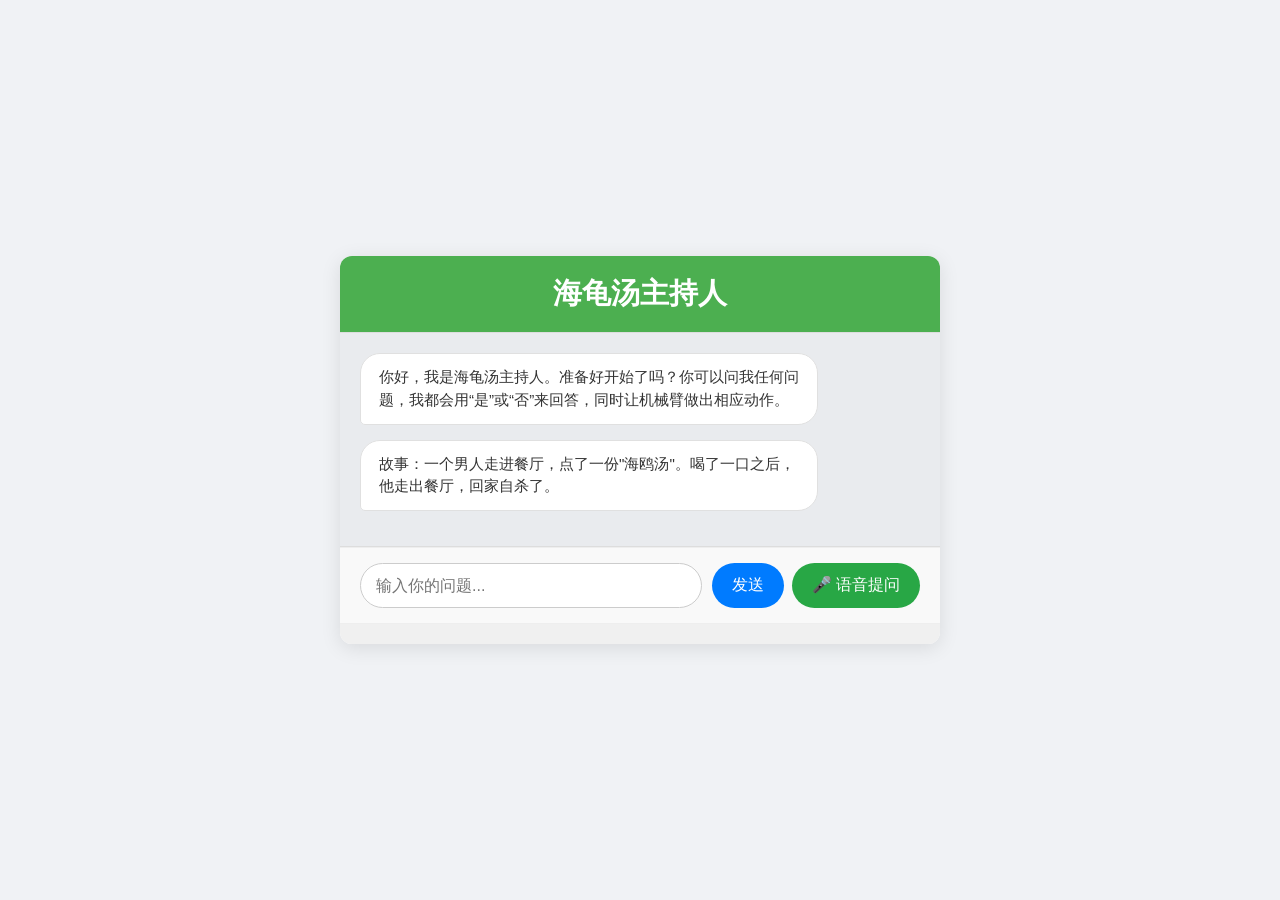
<file: index.html>
<!DOCTYPE html>
<html lang="zh-CN">
<head>
    <meta charset="UTF-8">
    <meta name="viewport" content="width=device-width, initial-scale=1.0">
    <title>海龟汤主持人</title>
    <link rel="stylesheet" href="style.css">
</head>
<body>
    <div class="container">
        <h1>海龟汤主持人</h1>
        <div class="chat-window" id="chat-window">
            <div class="message bot">
                <p>你好，我是海龟汤主持人。准备好开始了吗？你可以问我任何问题，我都会用“是”或“否”来回答，同时让机械臂做出相应动作。</p>
            </div>
            <div class="message bot">
                <p>故事：一个男人走进餐厅，点了一份"海鸥汤"。喝了一口之后，他走出餐厅，回家自杀了。</p>
            </div>
        </div>
        <div class="input-area">
            <input type="text" id="user-input" placeholder="输入你的问题...">
            <button id="send-button">发送</button>
            <button id="voice-input-button">🎤 语音提问</button>
        </div>
        <div class="status-message" id="status-message"></div>
    </div>
    <script src="script.js"></script>
</body>
</html>
</file>
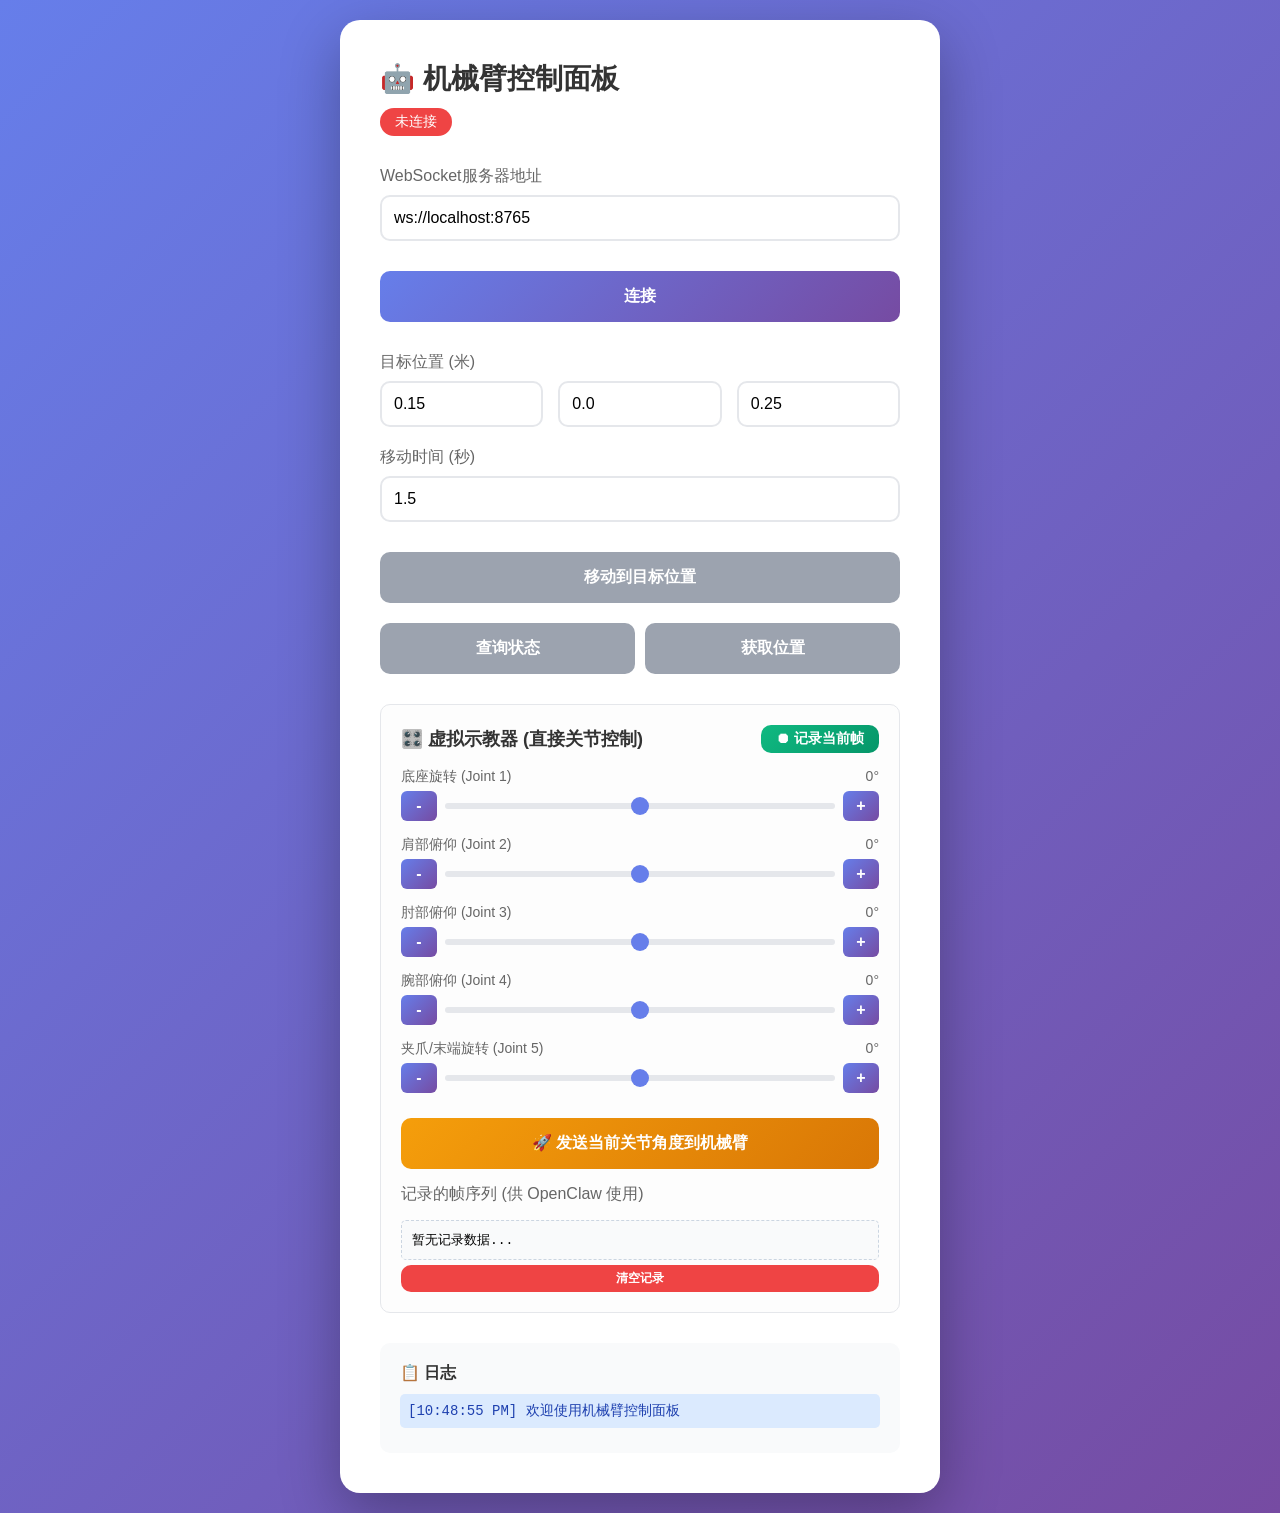
<file: web_client.html>
<!DOCTYPE html>
<html lang="zh-CN">
<head>
    <meta charset="UTF-8">
    <meta name="viewport" content="width=device-width, initial-scale=1.0">
    <title>机械臂WebSocket控制面板</title>
    <style>
        * {
            margin: 0;
            padding: 0;
            box-sizing: border-box;
        }
        
        body {
            font-family: 'Segoe UI', Tahoma, Geneva, Verdana, sans-serif;
            background: linear-gradient(135deg, #667eea 0%, #764ba2 100%);
            min-height: 100vh;
            display: flex;
            justify-content: center;
            align-items: center;
            padding: 20px;
        }
        
        .container {
            background: white;
            border-radius: 20px;
            box-shadow: 0 20px 60px rgba(0,0,0,0.3);
            padding: 40px;
            max-width: 600px;
            width: 100%;
        }
        
        h1 {
            color: #333;
            margin-bottom: 10px;
            font-size: 28px;
        }
        
        .status {
            display: inline-block;
            padding: 5px 15px;
            border-radius: 20px;
            font-size: 14px;
            margin-bottom: 30px;
        }
        
        .status.connected {
            background: #10b981;
            color: white;
        }
        
        .status.disconnected {
            background: #ef4444;
            color: white;
        }
        
        .input-group {
            margin-bottom: 20px;
        }
        
        label {
            display: block;
            color: #666;
            margin-bottom: 8px;
            font-weight: 500;
        }
        
        input[type="number"], input[type="text"] {
            width: 100%;
            padding: 12px;
            border: 2px solid #e5e7eb;
            border-radius: 10px;
            font-size: 16px;
            transition: border-color 0.3s;
        }
        
        input[type="number"]:focus, input[type="text"]:focus {
            outline: none;
            border-color: #667eea;
        }
        
        .position-inputs {
            display: grid;
            grid-template-columns: repeat(3, 1fr);
            gap: 15px;
        }
        
        button {
            width: 100%;
            padding: 15px;
            background: linear-gradient(135deg, #667eea 0%, #764ba2 100%);
            color: white;
            border: none;
            border-radius: 10px;
            font-size: 16px;
            font-weight: 600;
            cursor: pointer;
            transition: transform 0.2s, box-shadow 0.2s;
            margin-top: 10px;
        }
        
        button:hover {
            transform: translateY(-2px);
            box-shadow: 0 10px 20px rgba(102, 126, 234, 0.4);
        }
        
        button:active {
            transform: translateY(0);
        }
        
        button:disabled {
            background: #9ca3af;
            cursor: not-allowed;
            transform: none;
        }
        
        .button-group {
            display: grid;
            grid-template-columns: repeat(2, 1fr);
            gap: 10px;
            margin-top: 20px;
        }
        
        .button-group button {
            margin-top: 0;
        }
        
        .log {
            margin-top: 30px;
            padding: 20px;
            background: #f9fafb;
            border-radius: 10px;
            max-height: 300px;
            overflow-y: auto;
        }
        
        .log-title {
            font-weight: 600;
            color: #333;
            margin-bottom: 10px;
        }
        
        .log-entry {
            padding: 8px;
            margin-bottom: 5px;
            border-radius: 5px;
            font-size: 14px;
            font-family: 'Courier New', monospace;
        }
        
        .log-entry.success {
            background: #d1fae5;
            color: #065f46;
        }
        
        .log-entry.error {
            background: #fee2e2;
            color: #991b1b;
        }
        
        .log-entry.info {
            background: #dbeafe;
            color: #1e40af;
        }
        
        .current-position {
            background: #f3f4f6;
            padding: 15px;
            border-radius: 10px;
            margin-top: 20px;
        }
        
        .current-position h3 {
            color: #333;
            margin-bottom: 10px;
            font-size: 16px;
        }
        
        .position-display {
            display: grid;
            grid-template-columns: repeat(3, 1fr);
            gap: 10px;
        }
        
        .position-value {
            background: white;
            padding: 10px;
            border-radius: 5px;
            text-align: center;
        }
        
        .position-value .label {
            font-size: 12px;
            color: #666;
            margin-bottom: 5px;
        }
        
        .position-value .value {
            font-size: 18px;
            font-weight: 600;
            color: #667eea;
        }

        /* Virtual Control Styles */
        .virtual-control {
            margin-top: 30px;
            background: #fdfdfd;
            border-radius: 10px;
            padding: 20px;
            border: 1px solid #e5e7eb;
        }

        .virtual-control h3 {
            color: #333;
            margin-bottom: 15px;
            font-size: 18px;
            display: flex;
            justify-content: space-between;
            align-items: center;
        }

        .joint-slider-group {
            margin-bottom: 15px;
        }

        .joint-slider-group label {
            display: flex;
            justify-content: space-between;
            margin-bottom: 5px;
            font-size: 14px;
        }

        .joint-slider-group input[type="range"] {
            width: 100%;
            -webkit-appearance: none;
            background: #e5e7eb;
            height: 6px;
            border-radius: 3px;
            outline: none;
        }

        .joint-slider-group input[type="range"]::-webkit-slider-thumb {
            -webkit-appearance: none;
            appearance: none;
            width: 18px;
            height: 18px;
            border-radius: 50%;
            background: #667eea;
            cursor: pointer;
            transition: transform 0.1s;
        }

        .joint-slider-group input[type="range"]::-webkit-slider-thumb:hover {
            transform: scale(1.2);
        }

        .record-btn {
            background: linear-gradient(135deg, #10b981 0%, #059669 100%);
            margin-top: 15px;
        }
        
        .recorded-frames {
            margin-top: 15px;
            max-height: 150px;
            overflow-y: auto;
            background: #f9fafb;
            padding: 10px;
            border-radius: 5px;
            font-family: 'Courier New', monospace;
            font-size: 13px;
            border: 1px dashed #cbd5e1;
        }

        .joint-row {
            display: flex;
            align-items: center;
            gap: 8px;
        }

        .joint-row input[type="range"] {
            flex: 1;
        }

        .step-btn {
            width: 36px !important;
            min-width: 36px;
            padding: 6px 0 !important;
            margin: 0 !important;
            font-size: 16px !important;
            font-weight: bold;
            border-radius: 6px !important;
            text-align: center;
        }

        .send-btn {
            background: linear-gradient(135deg, #f59e0b 0%, #d97706 100%);
            margin-top: 10px;
        }
    </style>
</head>
<body>
    <div class="container">
        <h1>🤖 机械臂控制面板</h1>
        <span class="status disconnected" id="status">未连接</span>
        
        <div class="input-group">
            <label>WebSocket服务器地址</label>
            <input type="text" id="serverUrl" value="ws://localhost:8765" placeholder="ws://localhost:8765">
        </div>
        
        <button onclick="connect()" id="connectBtn">连接</button>
        
        <div class="input-group" style="margin-top: 30px;">
            <label>目标位置 (米)</label>
            <div class="position-inputs">
                <div>
                    <input type="number" id="targetX" value="0.15" step="0.01" placeholder="X">
                </div>
                <div>
                    <input type="number" id="targetY" value="0.0" step="0.01" placeholder="Y">
                </div>
                <div>
                    <input type="number" id="targetZ" value="0.25" step="0.01" placeholder="Z">
                </div>
            </div>
        </div>
        
        <div class="input-group">
            <label>移动时间 (秒)</label>
            <input type="number" id="duration" value="1.5" step="0.1" min="0.1" max="10">
        </div>
        
        <button onclick="moveToPosition()" id="moveBtn" disabled>移动到目标位置</button>
        
        <div class="button-group">
            <button onclick="getStatus()" id="statusBtn" disabled>查询状态</button>
            <button onclick="getPosition()" id="posBtn" disabled>获取位置</button>
        </div>
        
        <div class="current-position" id="currentPosition" style="display: none;">
            <h3>当前位置</h3>
            <div class="position-display">
                <div class="position-value">
                    <div class="label">X</div>
                    <div class="value" id="currentX">-</div>
                </div>
                <div class="position-value">
                    <div class="label">Y</div>
                    <div class="value" id="currentY">-</div>
                </div>
                <div class="position-value">
                    <div class="label">Z</div>
                    <div class="value" id="currentZ">-</div>
                </div>
            </div>
        </div>

        <div class="virtual-control" id="virtualControl">
            <h3>
                🎛️ 虚拟示教器 (直接关节控制)
                <button onclick="recordFrame()" class="record-btn" style="width: auto; padding: 5px 15px; margin: 0; font-size: 14px;">⏺ 记录当前帧</button>
            </h3>
            
            <div class="joint-slider-group">
                <label><span>底座旋转 (Joint 1)</span> <span id="val_j1">0°</span></label>
                <div class="joint-row">
                    <button class="step-btn" onclick="stepJoint(1, -5)">-</button>
                    <input type="range" id="slider_j1" min="-135" max="135" value="0" step="5" onchange="onSliderRelease(1, this.value)" oninput="previewJoint(1, this.value)">
                    <button class="step-btn" onclick="stepJoint(1, 5)">+</button>
                </div>
            </div>
            <div class="joint-slider-group">
                <label><span>肩部俯仰 (Joint 2)</span> <span id="val_j2">0°</span></label>
                <div class="joint-row">
                    <button class="step-btn" onclick="stepJoint(2, -5)">-</button>
                    <input type="range" id="slider_j2" min="-135" max="135" value="0" step="5" onchange="onSliderRelease(2, this.value)" oninput="previewJoint(2, this.value)">
                    <button class="step-btn" onclick="stepJoint(2, 5)">+</button>
                </div>
            </div>
            <div class="joint-slider-group">
                <label><span>肘部俯仰 (Joint 3)</span> <span id="val_j3">0°</span></label>
                <div class="joint-row">
                    <button class="step-btn" onclick="stepJoint(3, -5)">-</button>
                    <input type="range" id="slider_j3" min="-135" max="135" value="0" step="5" onchange="onSliderRelease(3, this.value)" oninput="previewJoint(3, this.value)">
                    <button class="step-btn" onclick="stepJoint(3, 5)">+</button>
                </div>
            </div>
            <div class="joint-slider-group">
                <label><span>腕部俯仰 (Joint 4)</span> <span id="val_j4">0°</span></label>
                <div class="joint-row">
                    <button class="step-btn" onclick="stepJoint(4, -5)">-</button>
                    <input type="range" id="slider_j4" min="-135" max="135" value="0" step="5" onchange="onSliderRelease(4, this.value)" oninput="previewJoint(4, this.value)">
                    <button class="step-btn" onclick="stepJoint(4, 5)">+</button>
                </div>
            </div>
            <div class="joint-slider-group">
                <label><span>夹爪/末端旋转 (Joint 5)</span> <span id="val_j5">0°</span></label>
                <div class="joint-row">
                    <button class="step-btn" onclick="stepJoint(5, -5)">-</button>
                    <input type="range" id="slider_j5" min="-135" max="135" value="0" step="5" onchange="onSliderRelease(5, this.value)" oninput="previewJoint(5, this.value)">
                    <button class="step-btn" onclick="stepJoint(5, 5)">+</button>
                </div>
            </div>

            <button onclick="sendJointsCommand()" class="send-btn" id="sendJointsBtn">🚀 发送当前关节角度到机械臂</button>
            
            <div style="margin-top: 15px;">
                <label>记录的帧序列 (供 OpenClaw 使用)</label>
                <div class="recorded-frames" id="recordedFrames">暂无记录数据...</div>
                <button onclick="clearFrames()" style="background: #ef4444; padding: 5px; font-size: 12px; margin-top: 5px;">清空记录</button>
            </div>
        </div>
        
        
        <div class="log">
            <div class="log-title">📋 日志</div>
            <div id="logContent"></div>
        </div>
    </div>
    
    <script>
        let ws = null;
        
        function log(message, type = 'info') {
            const logContent = document.getElementById('logContent');
            const entry = document.createElement('div');
            entry.className = `log-entry ${type}`;
            const timestamp = new Date().toLocaleTimeString();
            entry.textContent = `[${timestamp}] ${message}`;
            logContent.insertBefore(entry, logContent.firstChild);
            
            // 限制日志条数
            while (logContent.children.length > 50) {
                logContent.removeChild(logContent.lastChild);
            }
        }
        
        function updateStatus(connected) {
            const statusEl = document.getElementById('status');
            const connectBtn = document.getElementById('connectBtn');
            const moveBtn = document.getElementById('moveBtn');
            const statusBtn = document.getElementById('statusBtn');
            const posBtn = document.getElementById('posBtn');
            
            if (connected) {
                statusEl.textContent = '已连接';
                statusEl.className = 'status connected';
                connectBtn.textContent = '断开连接';
                moveBtn.disabled = false;
                statusBtn.disabled = false;
                posBtn.disabled = false;
            } else {
                statusEl.textContent = '未连接';
                statusEl.className = 'status disconnected';
                connectBtn.textContent = '连接';
                moveBtn.disabled = true;
                statusBtn.disabled = true;
                posBtn.disabled = true;
            }
        }
        
        function connect() {
            if (ws && ws.readyState === WebSocket.OPEN) {
                ws.close();
                return;
            }
            
            const serverUrl = document.getElementById('serverUrl').value;
            log(`正在连接到 ${serverUrl}...`, 'info');
            
            ws = new WebSocket(serverUrl);
            
            ws.onopen = () => {
                log('✓ 连接成功', 'success');
                updateStatus(true);
            };
            
            ws.onclose = () => {
                log('✗ 连接断开', 'error');
                updateStatus(false);
            };
            
            ws.onerror = (error) => {
                log('✗ 连接错误', 'error');
                updateStatus(false);
            };
            
            ws.onmessage = (event) => {
                try {
                    const data = JSON.parse(event.data);
                    handleResponse(data);
                } catch (e) {
                    log('✗ 解析响应失败', 'error');
                }
            };
        }
        
        function handleResponse(data) {
            if (data.status === 'success') {
                log(`✓ ${data.message}`, 'success');
                if (data.error_mm !== undefined) {
                    log(`  误差: ${data.error_mm.toFixed(2)} mm`, 'info');
                }
                if (data.achieved) {
                    updateCurrentPosition(data.achieved);
                }
            } else if (data.status === 'error') {
                log(`✗ ${data.message}`, 'error');
            } else if (data.status === 'ok') {
                if (data.current_position) {
                    updateCurrentPosition([
                        data.current_position.x,
                        data.current_position.y,
                        data.current_position.z
                    ]);
                    log('✓ 状态查询成功', 'success');
                    if (data.statistics) {
                        log(`  总命令: ${data.statistics.total_commands}, 成功: ${data.statistics.successful_moves}, 失败: ${data.statistics.failed_moves}`, 'info');
                    }
                } else if (data.position) {
                    updateCurrentPosition([
                        data.position.x,
                        data.position.y,
                        data.position.z
                    ]);
                    log('✓ 位置查询成功', 'success');
                }
            }
        }
        
        function updateCurrentPosition(position) {
            document.getElementById('currentPosition').style.display = 'block';
            document.getElementById('currentX').textContent = position[0].toFixed(3);
            document.getElementById('currentY').textContent = position[1].toFixed(3);
            document.getElementById('currentZ').textContent = position[2].toFixed(3);
        }
        
        function moveToPosition() {
            if (!ws || ws.readyState !== WebSocket.OPEN) {
                log('✗ 未连接到服务器', 'error');
                return;
            }
            
            const x = parseFloat(document.getElementById('targetX').value);
            const y = parseFloat(document.getElementById('targetY').value);
            const z = parseFloat(document.getElementById('targetZ').value);
            const duration = parseFloat(document.getElementById('duration').value);
            
            const command = {
                command: 'move',
                x: x,
                y: y,
                z: z,
                duration: duration
            };
            
            log(`→ 发送移动指令: [${x}, ${y}, ${z}]`, 'info');
            ws.send(JSON.stringify(command));
        }
        
        function getStatus() {
            if (!ws || ws.readyState !== WebSocket.OPEN) {
                log('✗ 未连接到服务器', 'error');
                return;
            }
            
            const command = { command: 'get_status' };
            log('→ 查询状态', 'info');
            ws.send(JSON.stringify(command));
        }
        
        function getPosition() {
            if (!ws || ws.readyState !== WebSocket.OPEN) {
                log('✗ 未连接到服务器', 'error');
                return;
            }
            
            const command = { command: 'get_position' };
            log('→ 查询位置', 'info');
            ws.send(JSON.stringify(command));
        }
        
        // Virtual UI Controls
        let recordedData = [];
        let currentAnglesRad = { joint_1: 0, joint_2: 0, joint_3: 0, joint_4: 0, joint_5: 0 };
        
        // Preview only updates the label text (no command sent)
        function previewJoint(jointNum, degreesValue) {
            const degrees = parseFloat(degreesValue);
            document.getElementById(`val_j${jointNum}`).textContent = degrees + '°';
            currentAnglesRad[`joint_${jointNum}`] = degrees * (Math.PI / 180);
        }
        
        // Fires when user RELEASES the slider
        function onSliderRelease(jointNum, degreesValue) {
            previewJoint(jointNum, degreesValue);
            sendJointsCommand();
        }
        
        // Step buttons for fine ±5° adjustments
        function stepJoint(jointNum, delta) {
            const slider = document.getElementById(`slider_j${jointNum}`);
            let newVal = parseInt(slider.value) + delta;
            newVal = Math.max(-135, Math.min(135, newVal));
            slider.value = newVal;
            previewJoint(jointNum, newVal);
            sendJointsCommand();
        }
        
        function sendJointsCommand() {
            if (!ws || ws.readyState !== WebSocket.OPEN) {
                log('✗ 未连接到服务器，无法发送关节指令', 'error');
                return;
            }
            const command = {
                command: 'set_joints',
                angles: currentAnglesRad,
                duration: 0.5 // 500ms - give the servo enough time to move
            };
            log(`→ 发送关节角度: J1=${(currentAnglesRad.joint_1*180/Math.PI).toFixed(0)}° J2=${(currentAnglesRad.joint_2*180/Math.PI).toFixed(0)}° J3=${(currentAnglesRad.joint_3*180/Math.PI).toFixed(0)}° J4=${(currentAnglesRad.joint_4*180/Math.PI).toFixed(0)}° J5=${(currentAnglesRad.joint_5*180/Math.PI).toFixed(0)}°`, 'info');
            ws.send(JSON.stringify(command));
        }
        
        function recordFrame() {
            // Get current XYZ from UI
            const x = document.getElementById('currentX').textContent;
            const y = document.getElementById('currentY').textContent;
            const z = document.getElementById('currentZ').textContent;
            
            const frame = {
                xyz: [Number(x), Number(y), Number(z)],
                angles: {
                    j1: Number((currentAnglesRad.joint_1).toFixed(4)),
                    j2: Number((currentAnglesRad.joint_2).toFixed(4)),
                    j3: Number((currentAnglesRad.joint_3).toFixed(4)),
                    j4: Number((currentAnglesRad.joint_4).toFixed(4)),
                    j5: Number((currentAnglesRad.joint_5).toFixed(4))
                }
            };
            
            recordedData.push(frame);
            log(`已记录帧 #${recordedData.length}: XYZ[${x}, ${y}, ${z}]`, 'success');
            renderRecordedFrames();
        }
        
        function renderRecordedFrames() {
            const container = document.getElementById('recordedFrames');
            if (recordedData.length === 0) {
                container.textContent = '暂无记录数据...';
                return;
            }
            container.innerHTML = `<pre>${JSON.stringify(recordedData, null, 2)}</pre>`;
            container.scrollTop = container.scrollHeight;
        }
        
        function clearFrames() {
            recordedData = [];
            renderRecordedFrames();
            log('已清空所有记录帧', 'info');
        }
        
        // (virtualControl is now always visible)
        
        // 快捷键支持
        document.addEventListener('keydown', (e) => {
            if (e.key === 'Enter' && !e.shiftKey) {
                if (ws && ws.readyState === WebSocket.OPEN) {
                    moveToPosition();
                }
            }
        });
        
        log('欢迎使用机械臂控制面板', 'info');
    </script>
</body>
</html>
</file>
<file: style.css>
body {
    font-family: 'Segoe UI', Tahoma, Geneva, Verdana, sans-serif;
    display: flex;
    justify-content: center;
    align-items: center;
    min-height: 100vh;
    background-color: #f0f2f5;
    margin: 0;
    color: #333;
}

.container {
    background-color: #fff;
    border-radius: 12px;
    box-shadow: 0 4px 20px rgba(0, 0, 0, 0.1);
    width: 90%;
    max-width: 600px;
    display: flex;
    flex-direction: column;
    overflow: hidden;
    margin: 20px;
}

h1 {
    background-color: #4CAF50;
    color: white;
    padding: 18px 25px;
    margin: 0;
    font-size: 1.8em;
    text-align: center;
    border-bottom: 1px solid #ddd;
}

.chat-window {
    flex-grow: 1;
    padding: 20px;
    overflow-y: auto;
    max-height: 60vh;
    background-color: #e9ebee;
    border-bottom: 1px solid #ddd;
}

.message {
    display: flex;
    margin-bottom: 15px;
    align-items: flex-end;
}

.message.user {
    justify-content: flex-end;
}

.message.bot {
    justify-content: flex-start;
}

.message p {
    max-width: 75%;
    padding: 12px 18px;
    border-radius: 20px;
    line-height: 1.5;
    word-wrap: break-word;
    white-space: pre-wrap;
    margin: 0;
    font-size: 0.95em;
}

.message.user p {
    background-color: #007bff;
    color: white;
    border-bottom-right-radius: 5px;
}

.message.bot p {
    background-color: #ffffff;
    color: #333;
    border: 1px solid #e0e0e0;
    border-bottom-left-radius: 5px;
}

.input-area {
    display: flex;
    padding: 15px 20px;
    background-color: #f9f9f9;
    border-top: 1px solid #eee;
}

.input-area input[type="text"] {
    flex-grow: 1;
    padding: 12px 15px;
    border: 1px solid #ccc;
    border-radius: 25px;
    font-size: 1em;
    margin-right: 10px;
    outline: none;
    transition: border-color 0.2s;
}

.input-area input[type="text"]:focus {
    border-color: #007bff;
}

.input-area button {
    padding: 12px 20px;
    border: none;
    border-radius: 25px;
    background-color: #007bff;
    color: white;
    font-size: 1em;
    cursor: pointer;
    transition: background-color 0.2s, transform 0.1s;
    white-space: nowrap;
}

.input-area button:hover {
    background-color: #0056b3;
    transform: translateY(-1px);
}

.input-area button:active {
    transform: translateY(0);
}

#voice-input-button {
    background-color: #28a745;
    margin-left: 8px;
}

#voice-input-button:hover {
    background-color: #218838;
}

.status-message {
    padding: 10px 20px;
    text-align: center;
    font-size: 0.9em;
    color: #666;
    background-color: #f0f0f0;
    border-top: 1px solid #eee;
}

/* Responsive Adjustments */
@media (max-width: 600px) {
    .container {
        width: 100%;
        height: 100vh;
        margin: 0;
        border-radius: 0;
        box-shadow: none;
    }

    h1 {
        font-size: 1.5em;
        padding: 15px 20px;
    }

    .chat-window {
        max-height: 70vh; /* More space for chat on small screens */
        padding: 15px;
    }

    .input-area {
        padding: 10px 15px;
        flex-wrap: wrap; /* Allow buttons to wrap */
    }

    .input-area input[type="text"] {
        margin-bottom: 10px;
        width: 100%;
        margin-right: 0;
    }

    .input-area button {
        flex: 1; /* Make buttons fill available space */
        margin-top: 5px;
        margin-right: 5px;
    }

    #voice-input-button {
        margin-left: 0;
    }

    .input-area button:last-child {
        margin-right: 0;
    }
}
</file>
